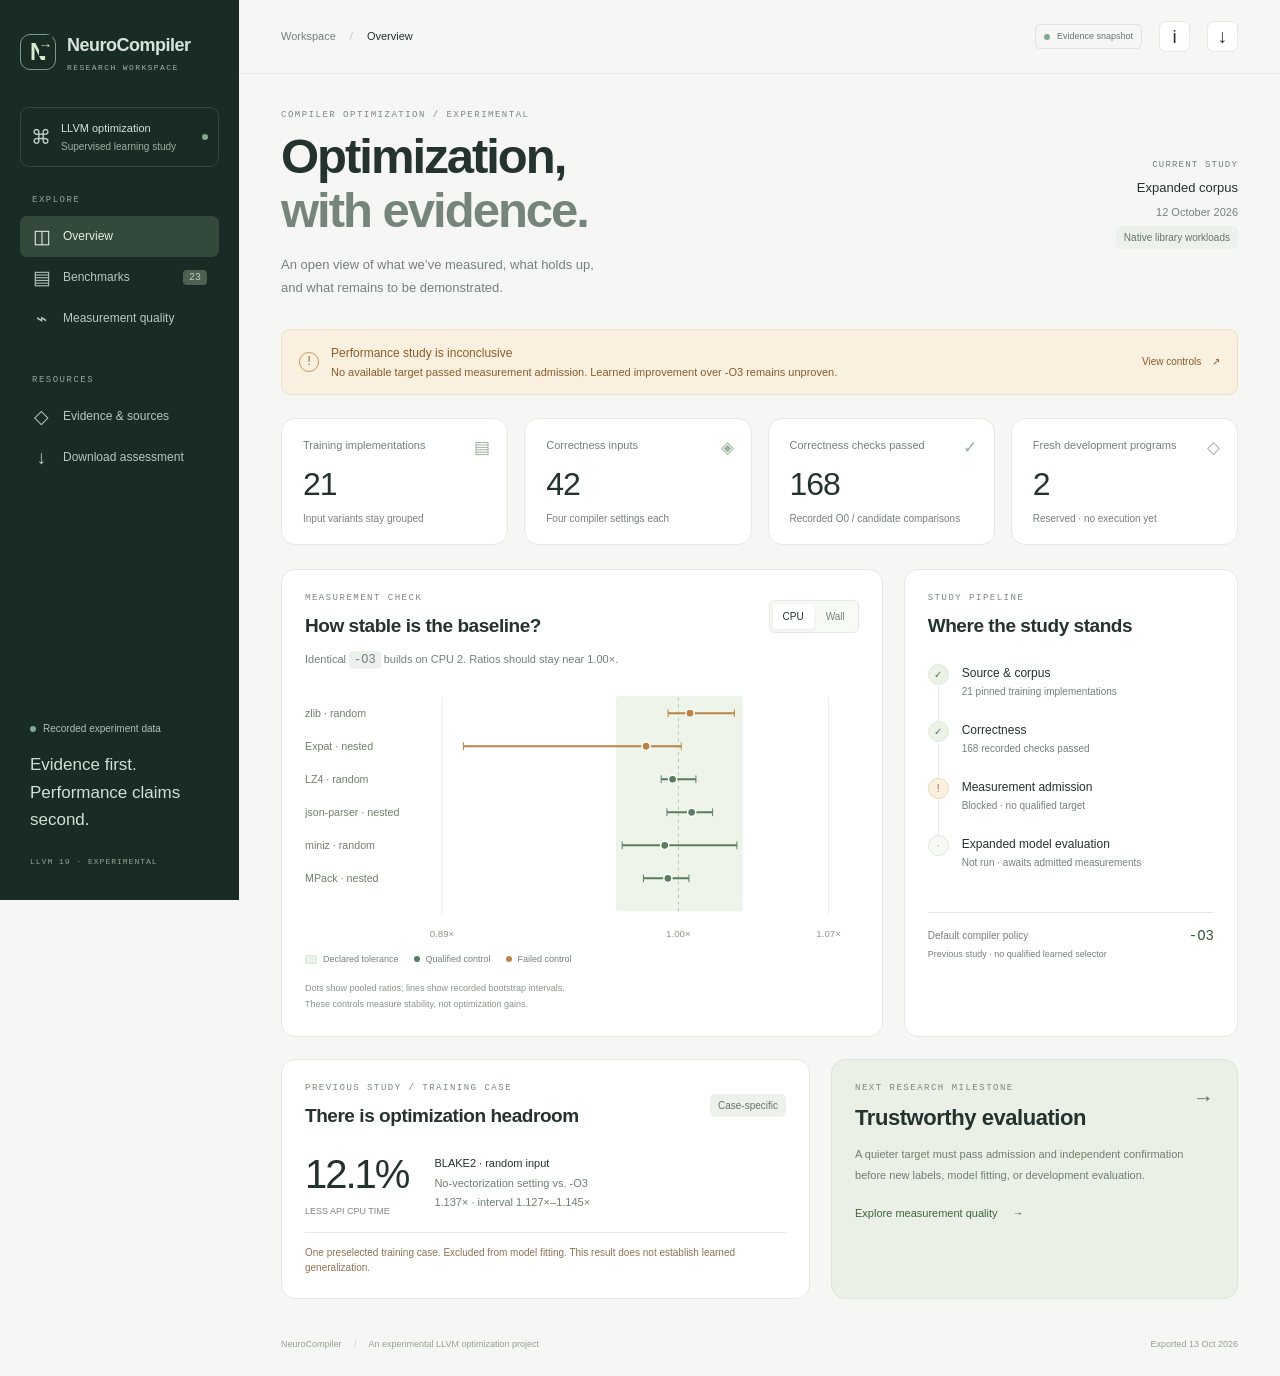
<file: dashboard/index.html>
<!doctype html>
<html lang="en">
<head>
  <meta charset="utf-8">
  <meta name="viewport" content="width=device-width, initial-scale=1">
  <meta name="description" content="Explore NeuroCompiler's recorded benchmark evidence and LLVM optimization study.">
  <title>NeuroCompiler · Research dashboard</title>
  <link rel="stylesheet" href="style.css">
  <script src="results.js" defer></script>
  <script src="app.js" defer></script>
</head>
<body>
  <a class="skip" href="#main">Skip to results</a>
  <aside class="sidebar">
    <a class="brand" href="#overview" aria-label="NeuroCompiler overview"><span class="brand-mark">N<span>→</span></span><span>NeuroCompiler<small>RESEARCH WORKSPACE</small></span></a>
    <div class="workspace"><span class="workspace-icon">⌘</span><div>LLVM optimization<small>Supervised learning study</small></div><span class="workspace-dot"></span></div>
    <p class="nav-label">EXPLORE</p>
    <nav aria-label="Dashboard views">
      <a href="#overview" data-view="overview"><span class="nav-icon">◫</span>Overview</a>
      <a href="#benchmarks" data-view="benchmarks"><span class="nav-icon">▤</span>Benchmarks<span class="nav-count" id="nav-count">—</span></a>
      <a href="#measurement" data-view="measurement"><span class="nav-icon">⌁</span>Measurement quality</a>
    </nav>
    <p class="nav-label resources-label">RESOURCES</p>
    <button class="nav-button" id="evidence-button"><span class="nav-icon">◇</span>Evidence &amp; sources</button>
    <a class="nav-button" href="reports/FINAL_ASSESSMENT.md" download><span class="nav-icon">↓</span>Download assessment</a>
    <div class="sidebar-bottom"><span class="tiny-dot"></span>Recorded experiment data<p>Evidence first.<br>Performance claims second.</p><span class="sidebar-version">LLVM 19 · EXPERIMENTAL</span></div>
  </aside>

  <div class="shell">
    <header class="topbar"><div><span class="topbar-project">Workspace</span><span class="separator">/</span><strong id="breadcrumb">Overview</strong></div><div class="topbar-right"><span class="snapshot-pill"><span class="tiny-dot"></span>Evidence snapshot</span><button class="icon-button" id="topbar-evidence" aria-label="Evidence and sources" title="Evidence and sources">i</button><button class="icon-button" id="export-button" aria-label="Download dashboard data" title="Download dashboard data">↓</button></div></header>
    <main id="main" tabindex="-1">
      <div id="data-warning" class="notice warning" hidden></div>
      <section id="overview-view" class="view" aria-labelledby="overview-title">
        <div class="page-heading"><div><p class="eyebrow">COMPILER OPTIMIZATION / EXPERIMENTAL</p><h1 id="overview-title">Optimization,<br><span>with evidence.</span></h1><p class="intro">An open view of what we’ve measured, what holds up,<br class="desktop-break"> and what remains to be demonstrated.</p></div><div class="study-stamp"><span class="stamp-label">CURRENT STUDY</span><strong>Expanded corpus</strong><span>12 October 2026</span><span class="tag neutral">Native library workloads</span></div></div>
        <div id="study-status" class="notice"><span class="notice-icon">!</span><div><strong>Loading recorded evidence</strong></div><a href="#measurement">View controls <span>→</span></a></div>
        <div class="metrics" id="overview-metrics"></div>
        <div class="overview-grid">
          <article class="card chart-card"><div class="card-heading"><div><p class="eyebrow">MEASUREMENT CHECK</p><h2>How stable is the baseline?</h2></div><div class="segmented" role="group" aria-label="Chart clock"><button data-clock="cpu" aria-pressed="true">CPU</button><button data-clock="wall" aria-pressed="false">Wall</button></div></div><p class="card-description">Identical <code>-O3</code> builds on CPU 2. Ratios should stay near 1.00×.</p><div id="control-chart" class="chart-wrap"></div><div class="chart-legend"><span><i class="legend-band"></i>Declared tolerance</span><span><i class="legend-dot"></i>Qualified control</span><span><i class="legend-dot failed-dot"></i>Failed control</span></div><p class="chart-footnote">Dots show pooled ratios; lines show recorded bootstrap intervals.<br>These controls measure stability, not optimization gains.</p></article>
          <article class="card pipeline-card"><p class="eyebrow">STUDY PIPELINE</p><h2>Where the study stands</h2><ol class="pipeline" id="pipeline"></ol><div class="pipeline-footer">Default compiler policy<strong id="default-policy">—</strong><small>No qualified learned selector</small></div></article>
        </div>
        <div class="bottom-grid"><article class="card headroom-card"><div class="card-heading"><div><p class="eyebrow">PREVIOUS STUDY / TRAINING CASE</p><h2>There is optimization headroom</h2></div><span class="tag neutral">Case-specific</span></div><div id="headroom-content"></div></article><article class="card next-card"><span class="next-icon">→</span><p class="eyebrow">NEXT RESEARCH MILESTONE</p><h2>Trustworthy evaluation</h2><p>A quieter target must pass admission and independent confirmation before new labels, model fitting, or development evaluation.</p><a href="#measurement" class="text-link">Explore measurement quality <span>→</span></a></article></div>
      </section>

      <section id="benchmarks-view" class="view" hidden aria-labelledby="benchmarks-title"><div class="page-heading compact"><div><p class="eyebrow">CORPUS EXPLORER</p><h1 id="benchmarks-title">Meet the benchmarks.</h1><p class="intro">Original implementations count as programs. Input variants stay grouped.</p></div><span class="tag neutral">Recorded correctness</span></div><div class="explorer-layout"><article class="card benchmark-list"><div class="filters"><label class="search-field"><span aria-hidden="true">⌕</span><input id="search" type="search" placeholder="Search programs or inputs" aria-label="Search programs or inputs"></label><label class="select-label"><span class="sr-only">Dataset split</span><select id="split-filter"><option value="all">All programs</option><option value="training">Training</option><option value="development">Development</option></select></label></div><div class="list-caption"><span id="program-count" role="status"></span><span>PROGRAM / INPUTS / STATUS</span></div><div id="program-list"></div></article><article class="card program-detail" id="program-detail" aria-live="polite"></article></div></section>

      <section id="measurement-view" class="view" hidden aria-labelledby="measurement-title"><div class="page-heading compact"><div><p class="eyebrow">EVIDENCE QUALITY</p><h1 id="measurement-title">Measure before learning.</h1><p class="intro">Every target needs six qualified controls on both clocks.</p></div><div class="segmented" role="group" aria-label="Measurement clock"><button data-clock="cpu" aria-pressed="true">CPU</button><button data-clock="wall" aria-pressed="false">Wall</button></div></div><div class="metrics quality-metrics" id="quality-metrics"></div><article class="card matrix-card"><div class="card-heading"><div><p class="eyebrow">ALL AVAILABLE LOGICAL CPUS</p><h2>Admission control matrix</h2></div><span class="tag warning-tag" id="matrix-status">Loading</span></div><p class="card-description">Select a control to inspect its ratio, blocks, interval, and failure reasons.</p><div class="table-scroll" id="control-matrix"></div></article><div class="quality-bottom"><article class="card" id="control-detail" aria-live="polite"><h2>Select a control</h2><p class="card-description">The matrix shows recorded identical-O3 comparisons.</p></article><article class="card protocol-card"><p class="eyebrow">DECLARED REQUIREMENTS</p><h2>What earns a valid result?</h2><ul><li>Three blocks of 24 matched pairs per control.</li><li>Block ratios and intervals within the declared 3% bound.</li><li>Starting-order bias within tolerance in every block.</li><li>All six inputs pass CPU and wall, then independent confirmation.</li></ul><p class="subtle">Failed controls remain in the evidence. Thresholds are not relaxed after seeing results.</p></article></div></section>
      <footer><span>NeuroCompiler <span class="footer-divider">/</span> An experimental LLVM optimization project</span><span id="footer-date">Recorded evidence</span></footer>
    </main>
  </div>
  <dialog id="evidence-dialog" aria-labelledby="evidence-title"><div class="dialog-heading"><div><p class="eyebrow">PROVENANCE</p><h2 id="evidence-title">Evidence &amp; sources</h2></div><button class="icon-button" id="close-evidence" aria-label="Close evidence dialog">×</button></div><p class="card-description">This dashboard summarizes preserved records. It does not execute benchmarks or certify new results. Hashes identify the exact files used in this export.</p><div id="source-list"></div><div class="report-links"><a href="reports/EXPANDED_SL.md" download>Expanded study ↓</a><a href="reports/PERSISTENT_SL.md" download>Previous study ↓</a><a href="reports/FINAL_ASSESSMENT.md" download>Final assessment ↓</a></div></dialog>
  <noscript><div class="noscript">Enable JavaScript to explore the recorded results. The assessment is available in dashboard/reports/FINAL_ASSESSMENT.md.</div></noscript>
</body>
</html>
</file>
<file: dashboard/style.css>
:root{--bg:#f6f7f4;--paper:#fff;--ink:#24332f;--muted:#75817b;--line:#e4e9e3;--green:#316956;--mint:#dcebe2;--amber:#ab6630;--amber-bg:#faf0df;--sidebar:#192b25;--radius:14px;--mono:ui-monospace,SFMono-Regular,Consolas,monospace}
*{box-sizing:border-box}body{margin:0;background:var(--bg);color:var(--ink);font:14px/1.5 -apple-system,BlinkMacSystemFont,"Segoe UI",Arial,sans-serif}a{color:inherit;text-decoration:none}button,input,select{font:inherit}button,a,input,select{touch-action:manipulation}button{cursor:pointer}button:disabled{cursor:default}button:focus-visible,a:focus-visible,input:focus-visible,select:focus-visible{outline:3px solid #619a83;outline-offset:3px}button{color:inherit}code{font:12px var(--mono);background:#edf1ed;border-radius:4px;padding:2px 5px}h1,h2,h3,p{margin:0}h1{font-size:49px;line-height:1.1;letter-spacing:-2px;font-weight:600}h1 span{color:#76857a}h2{font-size:19px;line-height:1.4;letter-spacing:-.45px;font-weight:600}h3{font-size:15px}small{display:block}svg{display:block;width:100%;height:auto}.sidebar{position:fixed;inset:0 auto 0 0;width:239px;background:var(--sidebar);color:#d8e3dc;padding:32px 20px;display:flex;flex-direction:column;z-index:10}.brand{display:flex;gap:11px;align-items:center;font-size:18px;font-weight:600;letter-spacing:-.5px}.brand small{font:8px var(--mono);letter-spacing:1.4px;color:#a0b3a8;margin-top:4px}.brand-mark{height:36px;width:36px;border:1px solid #789b85;border-radius:10px;color:#d5eaca;display:flex;align-items:center;justify-content:center;position:relative;font-size:23px}.brand-mark span{position:absolute;font-size:14px;right:3px;top:0;background:var(--sidebar)}.workspace{display:flex;gap:10px;align-items:center;border:1px solid #34473d;border-radius:9px;margin:35px 0 28px;padding:12px 10px;font-size:11px;font-weight:500}.workspace small{font-size:10px;color:#9cafa3;margin-top:2px}.workspace-icon{font-size:20px;color:#bbcec0}.workspace-dot,.tiny-dot{display:inline-block;width:6px;height:6px;border-radius:50%;background:#80a991}.workspace-dot{margin-left:auto}.nav-label{font:9px var(--mono);letter-spacing:1.5px;color:#93a79a;margin:0 12px 11px}nav a,.nav-button{display:flex;align-items:center;gap:12px;padding:11px 12px;border-radius:7px;font-size:12px;color:#b6c8bd;width:100%;border:0;background:none;text-align:left}nav a:hover,.nav-button:hover{background:#273b31;color:#fff}nav a.active{background:#32493b;color:#e3f0df}.nav-icon{font-size:19px;line-height:1;width:19px;text-align:center}.nav-count{font:10px var(--mono);background:#4b6251;padding:2px 6px;border-radius:4px;margin-left:auto}.resources-label{margin-top:36px}.sidebar-bottom{margin-top:auto;font-size:10px;color:#afc1b4;padding:24px 10px 0}.sidebar-bottom .tiny-dot{margin-right:7px}.sidebar-bottom p{font-size:17px;line-height:1.6;color:#d2dfd5;margin:15px 0 20px}.sidebar-version{font:8px var(--mono);letter-spacing:1px;color:#8da596}.shell{margin-left:239px}.topbar{height:74px;border-bottom:1px solid var(--line);padding:0 42px;display:flex;align-items:center;justify-content:space-between;font-size:11px;background:var(--bg)}.topbar strong{font-weight:500}.topbar-project{color:var(--muted)}.separator{color:#bec9c0;padding:0 14px}.topbar-right{display:flex;align-items:center;gap:17px}.snapshot-pill{display:flex;gap:7px;align-items:center;border:1px solid #dce4db;border-radius:5px;padding:5px 8px;font-size:9px;color:#65786a}.icon-button{width:31px;height:31px;border:1px solid var(--line);border-radius:7px;background:var(--paper);font-size:19px;line-height:1}.icon-button:hover{background:var(--mint)}main{max-width:1460px;margin:auto;padding:36px 42px 20px}.page-heading{display:flex;justify-content:space-between;align-items:center;margin-bottom:29px;gap:24px}.eyebrow{font:9px var(--mono);letter-spacing:1.5px;color:#7b887d;margin-bottom:10px}.intro{color:var(--muted);font-size:13px;line-height:1.8;margin-top:15px}.study-stamp{display:flex;flex-direction:column;gap:6px;font-size:11px;align-items:flex-end;color:var(--muted)}.stamp-label{font:9px var(--mono);letter-spacing:1.2px;margin-bottom:2px}.study-stamp strong{font-size:13px;color:var(--ink);font-weight:500}.tag{display:inline-flex;align-items:center;gap:5px;white-space:nowrap;border-radius:5px;font-size:10px;padding:4px 8px}.neutral{background:#edf1ec;color:#637567}.warning-tag{background:var(--amber-bg);color:#925a24}.passed-tag{background:#e8f1e8;color:#3c714e}.notice{display:flex;align-items:center;gap:12px;background:var(--amber-bg);border:1px solid #eedfc5;border-radius:9px;padding:14px 17px;margin-bottom:23px;color:#895d2c;font-size:11px}.notice strong{font-size:12px;font-weight:500;display:block;margin-bottom:2px}.notice-icon{border:1px solid #c69a54;border-radius:50%;width:20px;height:20px;text-align:center;flex-shrink:0;font:12px/18px var(--mono)}.notice a{margin-left:auto;white-space:nowrap;color:#885c2b;font-size:10px}.notice a span{margin-left:8px}.warning{display:block}.metrics{display:grid;grid-template-columns:repeat(4,minmax(0,1fr));gap:16px;margin-bottom:24px}.metric{background:var(--paper);border:1px solid var(--line);border-radius:var(--radius);padding:18px 21px;position:relative}.metric-icon{position:absolute;right:17px;top:16px;color:#9aae9c;font-size:17px}.metric-label{font-size:11px;color:var(--muted);margin-bottom:11px}.metric-value{font-size:32px;letter-spacing:-1px;line-height:1.2;font-weight:500}.metric-unit{font-size:15px;letter-spacing:0;color:#98a497;margin-left:5px}.metric-note{font-size:10px;color:var(--muted);margin-top:8px}.overview-grid{display:grid;grid-template-columns:minmax(0,1.8fr) minmax(250px,1fr);gap:21px}.card{background:var(--paper);border:1px solid var(--line);border-radius:var(--radius);padding:23px;min-width:0}.card-heading{display:flex;justify-content:space-between;align-items:center;gap:15px}.card-description{font-size:11px;color:var(--muted);margin:10px 0 17px;line-height:1.8}.segmented{display:flex;gap:2px;border:1px solid var(--line);border-radius:6px;padding:3px;background:#f8faf6;flex-shrink:0}.segmented button{border:0;border-radius:4px;background:none;font-size:10px;padding:5px 10px;color:#738478}.segmented button[aria-pressed=true]{background:#fff;color:var(--ink);box-shadow:0 1px 4px #22372c15}.chart-wrap{min-height:220px}.chart-legend{display:flex;gap:15px;flex-wrap:wrap;margin-top:7px;font-size:9px;color:var(--muted)}.chart-legend span{display:flex;align-items:center;gap:6px}.legend-band{width:12px;height:9px;background:#eaf2e9;border:1px solid #d7e7d5;border-radius:2px}.legend-dot{width:6px;height:6px;border-radius:50%;background:#527e60}.failed-dot{background:#bb8649}.chart-footnote{font-size:9px;color:#89958b;line-height:1.8;margin-top:14px}.pipeline{list-style:none;margin:24px 0 20px;padding:0}.pipeline li{position:relative;padding:0 0 22px 34px;font-size:12px}.pipeline li:not(:last-child):before{content:"";position:absolute;left:10px;top:22px;bottom:0;width:1px;background:var(--line)}.step-icon{position:absolute;left:0;top:0;height:21px;width:21px;border-radius:50%;border:1px solid #dde5dc;font-size:10px;display:grid;place-items:center;color:#96a38f;background:#f7f9f4}.step-icon.done{color:#4e7858;background:#eaf3e6;border-color:#dcebd6}.step-icon.blocked{background:var(--amber-bg);color:#a56e31;border-color:#ebd6b7}.pipeline small{font-size:10px;color:var(--muted);margin-top:2px}.pipeline-footer{border-top:1px solid var(--line);padding-top:15px;font-size:10px;color:var(--muted);position:relative}.pipeline-footer strong{float:right;font:14px var(--mono);color:#355841}.pipeline-footer small{font-size:9px;margin-top:5px}.bottom-grid{display:grid;grid-template-columns:1.3fr 1fr;gap:21px;margin-top:22px}.headroom-body{display:flex;gap:26px;align-items:center;margin:21px 0 15px}.headroom-value{font-size:40px;letter-spacing:-2px;white-space:nowrap;line-height:1.2}.headroom-value small{font-size:9px;letter-spacing:0;color:#7a897c;margin-top:8px}.headroom-copy{font-size:11px;color:#6e8172;line-height:1.8}.headroom-copy strong{color:var(--ink);font-weight:500}.scope-note{border-top:1px solid var(--line);padding-top:12px;font-size:10px;color:#8c7354}.next-card{background:#eaf0e6;border-color:#dce5d7;position:relative;padding-right:39px}.next-icon{position:absolute;right:23px;top:22px;font-size:21px;color:#56754f}.next-card h2{font-size:22px}.next-card p:not(.eyebrow){font-size:11px;line-height:1.9;color:#6e806a;margin-top:11px;max-width:330px}.text-link{display:inline-flex;align-items:center;gap:15px;font-size:11px;color:#42633b;margin-top:19px}.compact{margin-top:9px;margin-bottom:31px}.compact h1{font-size:35px;letter-spacing:-1.2px}.explorer-layout{display:grid;grid-template-columns:minmax(260px,1fr) minmax(350px,1.45fr);gap:22px;align-items:start}.benchmark-list{padding:0;overflow:hidden}.filters{padding:19px;display:flex;gap:9px;border-bottom:1px solid var(--line)}.search-field{display:flex;align-items:center;gap:9px;border:1px solid var(--line);border-radius:7px;padding:7px 9px;min-width:0;flex:1;color:#89978b}.search-field input{width:100%;border:0;background:transparent;min-width:0;font-size:11px;color:var(--ink);outline:none}.search-field:focus-within{outline:2px solid #619a83}.select-label select,.setting-select{border:1px solid var(--line);border-radius:7px;background:#f7f9f5;padding:8px;color:var(--ink);font-size:11px}.list-caption{padding:13px 19px;display:flex;justify-content:space-between;gap:8px;font-size:9px;color:var(--muted)}.list-caption span:last-child{font:8px var(--mono);letter-spacing:.3px}.program-row{display:flex;gap:12px;padding:15px 19px;border:0;border-top:1px solid #edf0ea;background:#fff;text-align:left;width:100%;align-items:center}.program-row:hover{background:#f5f8f1}.program-row.selected{background:#edf3e8;box-shadow:inset 3px 0 #607e57}.program-avatar{height:32px;width:32px;flex-shrink:0;border:1px solid #e0e7dc;background:#f2f6ed;border-radius:7px;display:grid;place-items:center;color:#6f806a;font:12px var(--mono)}.program-row strong{font-size:12px;font-weight:500}.program-row small{font-size:9px;color:var(--muted);margin-top:2px}.program-row .tag{margin-left:auto;font-size:8px}.program-detail{position:sticky;top:20px}.program-detail-heading{display:flex;justify-content:space-between;align-items:center;margin-bottom:23px}.program-detail h2{font-size:28px}.program-detail .eyebrow{margin-top:20px}.details-meta{display:flex;gap:8px;margin-top:11px;flex-wrap:wrap}.detail-divider{border:0;border-top:1px solid var(--line);margin:23px 0}.setting-bar{display:flex;justify-content:space-between;align-items:center;gap:10px;margin-bottom:14px;font-size:11px;color:var(--muted)}.input-card{background:#f8faf6;border:1px solid var(--line);border-radius:8px;padding:14px;margin-bottom:10px}.input-card header{display:flex;align-items:center;justify-content:space-between;font:11px var(--mono);gap:10px}.input-card p{font-size:10px;color:var(--muted);margin-top:8px;line-height:1.8}.fallback-card{padding:17px;background:#edf3e8;border:1px solid #dce7d4;border-radius:9px;font-size:11px}.fallback-card strong{font:23px var(--mono);display:block;margin:8px 0}.fallback-card p{font-size:10px;line-height:1.8;color:#74836e}.hash{font:9px/1.8 var(--mono);color:#8a9886;overflow-wrap:anywhere}.empty{padding:35px 20px;text-align:center;color:var(--muted);font-size:12px}.quality-metrics{grid-template-columns:repeat(3,1fr)}.matrix-card{margin-bottom:22px}.table-scroll{overflow-x:auto}table{border-collapse:collapse;width:100%;font-size:11px}th,td{text-align:left;padding:14px 12px;border-bottom:1px solid var(--line)}th{font-weight:500;color:var(--muted);font-size:10px;white-space:nowrap}th:first-child,td:first-child{padding-left:0}td:not(:first-child),th:not(:first-child){text-align:center}.control-button{border:1px solid #dce8d5;background:#eef4e9;color:#537347;border-radius:5px;padding:5px 12px;font-size:10px;min-width:58px}.control-button.failed{background:#faf0df;border-color:#eddfc9;color:#9e6e38}.control-button[aria-pressed=true]{outline:2px solid #4d6f55;outline-offset:2px}.quality-bottom{display:grid;grid-template-columns:1.2fr 1fr;gap:22px}.protocol-card ul{padding-left:16px;margin:16px 0;font-size:11px;color:#6f7e6e;line-height:2}.subtle{font-size:10px;line-height:1.8;color:var(--muted)}.control-stats{display:grid;grid-template-columns:1fr 1fr;gap:18px;margin:22px 0;font-size:10px;color:var(--muted)}.control-stats strong{display:block;font:17px var(--mono);color:var(--ink);margin-top:6px}.block-list{display:flex;gap:9px;margin:18px 0;flex-wrap:wrap}.block-list span{background:#f4f6ef;border:1px solid var(--line);border-radius:6px;padding:9px 12px;font:11px var(--mono)}.reason-list{padding:12px 14px;background:var(--amber-bg);border-radius:6px;font-size:11px;color:#986832;margin-top:12px}footer{display:flex;justify-content:space-between;gap:14px;font-size:9px;color:#94a18e;padding:27px 0 5px;margin-top:12px;flex-wrap:wrap}.footer-divider{padding:0 10px;color:#bcc7b5}dialog{max-width:700px;width:calc(100% - 40px);max-height:85vh;border:1px solid var(--line);border-radius:16px;padding:27px;color:var(--ink);box-shadow:0 25px 100px #13241930}dialog::backdrop{background:#10201880;backdrop-filter:blur(3px)}.dialog-heading{display:flex;justify-content:space-between;align-items:center;gap:20px}.source-item{padding:13px 0;border-bottom:1px solid var(--line)}.source-item strong{font:10px var(--mono);overflow-wrap:anywhere;font-weight:500}.source-item .tag{margin-left:10px}.source-item p{margin-top:6px}.report-links{display:flex;gap:15px;flex-wrap:wrap;font-size:10px;color:#4f7143;margin-top:20px}.sr-only{position:absolute;width:1px;height:1px;margin:-1px;padding:0;overflow:hidden;clip:rect(0,0,0,0);border:0}.skip{position:fixed;top:-100px;left:20px;background:white;padding:12px;z-index:100}.skip:focus{top:12px}.noscript{position:fixed;bottom:0;left:0;right:0;padding:20px;background:var(--amber-bg);z-index:30}[hidden]{display:none!important}
@media(min-width:1500px){main{padding-top:45px}.chart-wrap{min-height:270px}}
@media(max-width:1150px){.sidebar{width:205px;padding:27px 15px}.shell{margin-left:205px}.brand{font-size:15px}.brand small{font-size:7px}.workspace{font-size:10px}.topbar{padding:0 26px}main{padding:30px 26px}.overview-grid{grid-template-columns:minmax(0,1.5fr) minmax(230px,1fr)}.card{padding:20px}.metric{padding:17px}.metric-value{font-size:28px}h1{font-size:43px}.explorer-layout{grid-template-columns:1fr 1.1fr}.filters{flex-direction:column}.headroom-body{gap:16px}.headroom-value{font-size:33px}.chart-legend{gap:10px}}
@media(max-width:900px){.sidebar{width:185px}.shell{margin-left:185px}.brand{gap:8px;font-size:14px}.brand-mark{width:29px;height:30px;font-size:20px}.workspace{padding:10px 7px}.workspace-icon{display:none}.sidebar nav a,.nav-button{font-size:11px;padding:10px 7px;gap:7px}main{padding:26px 20px}.topbar{padding:0 20px}.study-stamp{display:none}.metrics{gap:10px}.metric{padding:15px 13px}.metric-label{font-size:10px}.metric-icon{display:none}.metric-note{font-size:9px}.overview-grid{grid-template-columns:1fr}.pipeline{display:grid;grid-template-columns:1fr 1fr;gap:8px}.pipeline li:not(:last-child):before{display:none}.pipeline li{padding-bottom:14px}.bottom-grid,.quality-bottom{grid-template-columns:1fr}.explorer-layout{grid-template-columns:1fr}.program-detail{position:static}.filters{flex-direction:row}.benchmark-list #program-list{max-height:330px;overflow-y:auto}h1{font-size:42px}.page-heading.compact h1{font-size:30px}}
@media(max-width:600px){.sidebar{position:static;width:auto;padding:17px 19px 8px;display:block}.brand{font-size:17px}.brand-mark{height:33px;width:33px}.brand small{font-size:7px}.workspace,.nav-label,.nav-button,.sidebar-bottom{display:none}.sidebar nav{display:flex;gap:5px;margin-top:17px}.sidebar nav a{font-size:10px;flex:1;justify-content:center;gap:6px;padding:10px 4px}.nav-icon{font-size:16px;width:14px}.nav-count{display:none}.shell{margin:0}.topbar{height:55px;padding:0 20px}.snapshot-pill{font-size:8px}.topbar-right{gap:9px}main{padding:26px 17px 10px}.page-heading{margin-bottom:22px}h1{font-size:39px}.eyebrow{font-size:8px;letter-spacing:1.1px}.intro{font-size:12px}.desktop-break{display:none}.notice{align-items:flex-start;padding:12px;gap:10px}.notice a{display:none}.metrics{grid-template-columns:1fr 1fr;gap:10px;margin-bottom:17px}.metric{padding:16px}.metric-value{font-size:30px}.metric-note{font-size:9px}.overview-grid,.bottom-grid,.quality-bottom{gap:16px}.card{padding:18px}.card-heading{gap:10px}h2{font-size:17px}.chart-wrap{min-height:180px}.chart-footnote{font-size:8px}.headroom-body{gap:20px}.headroom-value{font-size:37px}.bottom-grid{margin-top:16px}.page-heading.compact{align-items:flex-start;flex-direction:column;gap:15px}.compact h1{font-size:30px}.explorer-layout{gap:15px}.quality-metrics{grid-template-columns:repeat(3,1fr);gap:7px}.quality-metrics .metric{padding:13px 10px}.quality-metrics .metric-value{font-size:25px}.quality-metrics .metric-unit{font-size:11px}.quality-metrics .metric-note{font-size:8px}.matrix-card .card-heading{align-items:flex-start;flex-direction:column}.matrix-card th,.matrix-card td{padding:13px 9px}.matrix-card th:first-child,.matrix-card td:first-child{padding-right:15px}.control-button{min-width:48px;padding:5px 8px}.filters{padding:14px;flex-direction:column}.program-detail h2{font-size:25px}dialog{padding:20px}footer{font-size:8px}.resources-label{display:none}}
@media(prefers-reduced-motion:no-preference){.view{animation:enter .25s ease-out}@keyframes enter{from{opacity:.5;transform:translateY(4px)}to{opacity:1;transform:translateY(0)}}}
</file>
